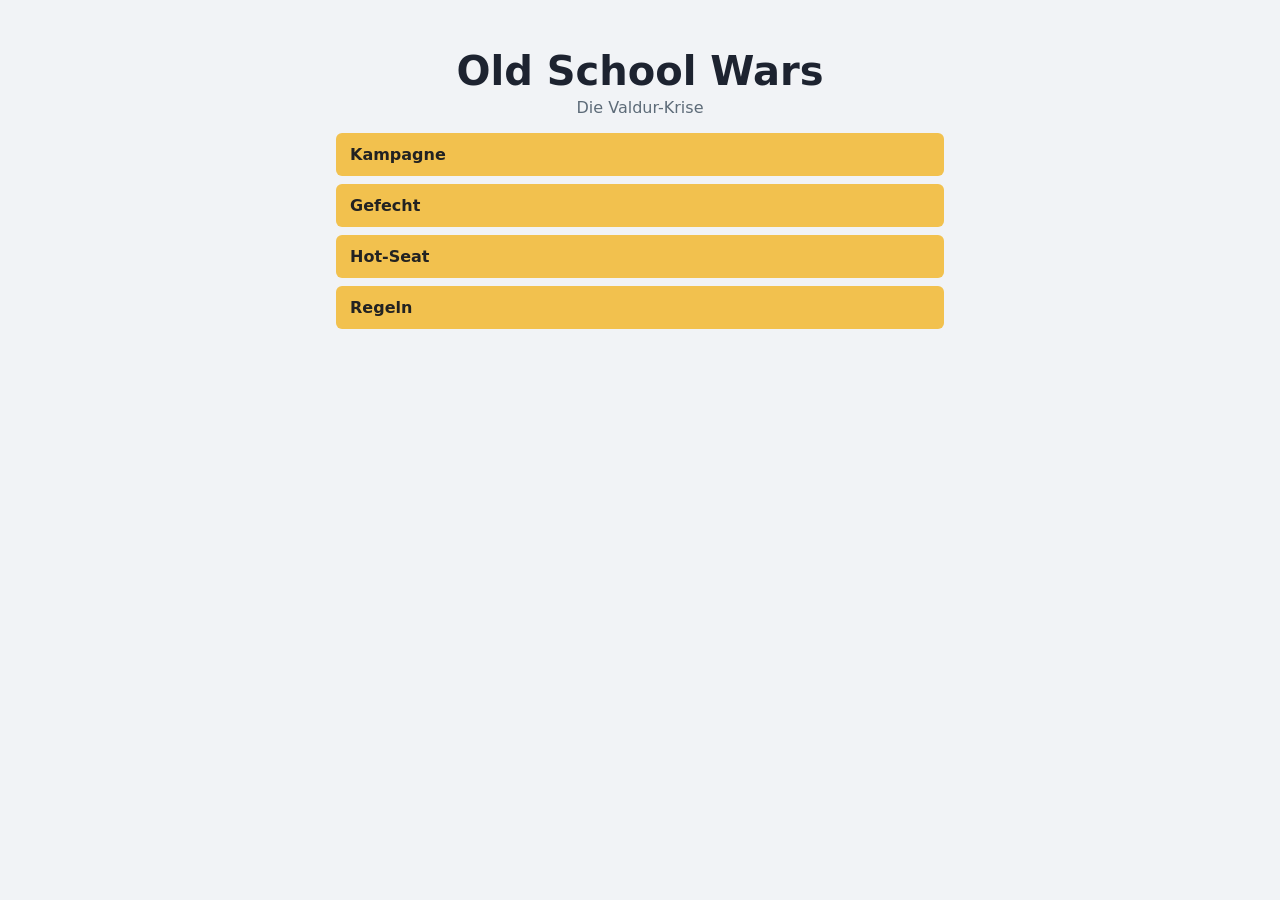
<file: game/index.html>
<!doctype html>
<html lang="de">
<head>
<meta charset="utf-8">
<meta name="viewport" content="width=device-width, initial-scale=1">
<title>Old School Wars</title>
<link rel="stylesheet" href="css/style.css">
</head>
<body>
<div id="app">
  <div id="boardWrap"><div id="board"></div></div>
  <aside id="side">
    <div id="hud">
      <div id="portrait"></div>
      <div class="meta"><div id="who"></div><div id="goal"></div><div id="co"></div><div id="charge"><i></i></div></div>
    </div>
    <div id="row"><button id="power">Kraft</button><button id="end" class="ghost">Zug beenden</button><button id="fast" class="ghost">Schnell: aus</button><button id="menuBtn" class="ghost">Menü</button></div>
    <div id="info"></div>
    <div id="menu"></div>
  </aside>
</div>
<div id="overlay"><div class="box"><h2 id="overlayText"></h2><div class="list"><button id="restart">Neue Partie</button><button id="toMenu" class="ghost">Menü</button></div></div></div>
<div id="screen"></div>
<script src="js/data.js"></script>
<script src="js/missions.js"></script>
<script src="js/rules.js"></script>
<script src="js/ai.js"></script>
<script src="js/icons.js"></script>
<script src="js/render.js"></script>
<script src="js/ui.js"></script>
<script src="js/menu.js"></script>
</body>
</html>
</file>
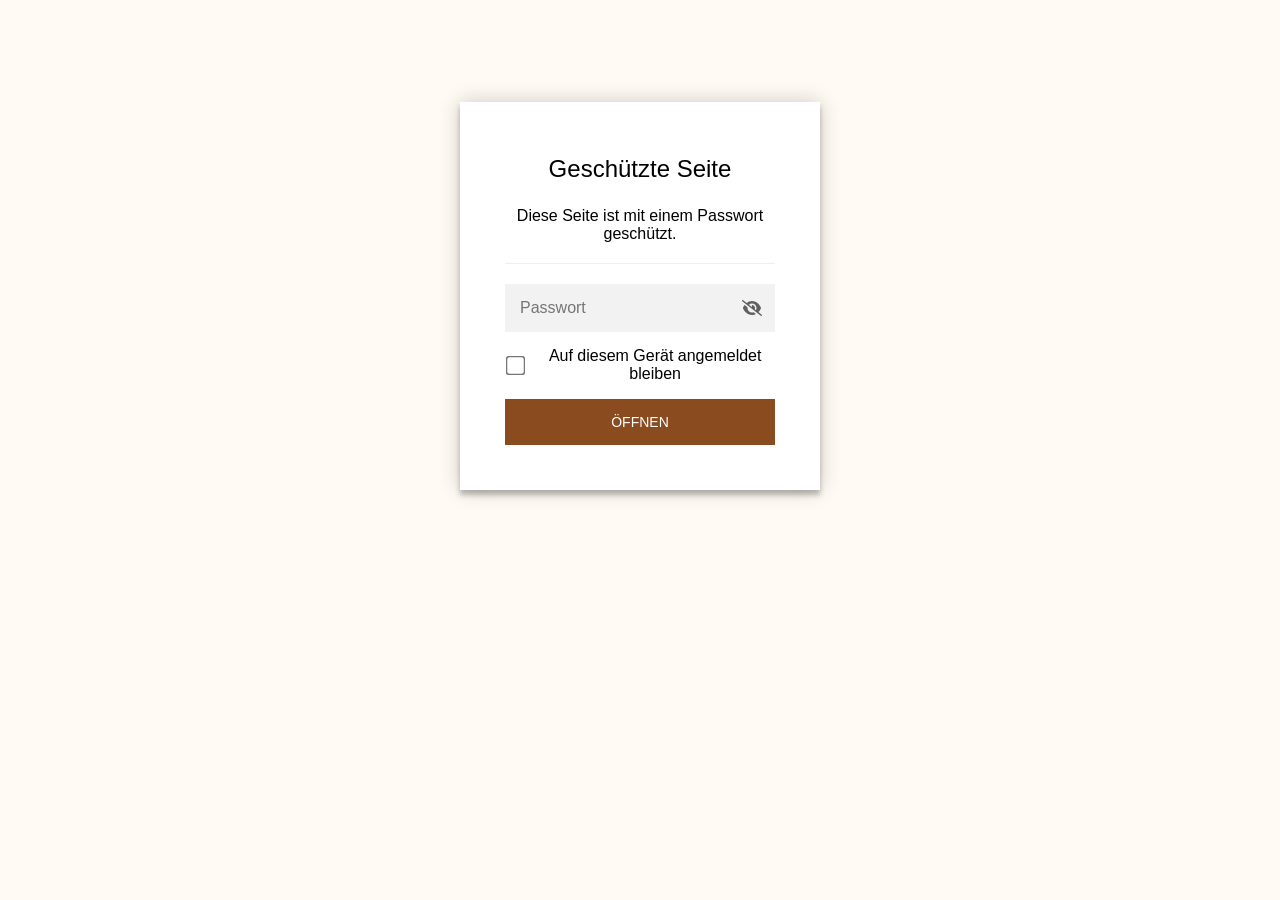
<file: datenschutz.html>
<!DOCTYPE html>
<html class="staticrypt-html">
    <head>
        <meta charset="utf-8" />
        <title>Geschützte Seite</title>
        <meta name="viewport" content="width=device-width, initial-scale=1" />

        <!-- do not cache this page -->
        <meta http-equiv="cache-control" content="max-age=0" />
        <meta http-equiv="cache-control" content="no-cache" />
        <meta http-equiv="expires" content="0" />
        <meta http-equiv="expires" content="Tue, 01 Jan 1980 1:00:00 GMT" />
        <meta http-equiv="pragma" content="no-cache" />

        <style>
            .staticrypt-hr {
                margin-top: 20px;
                margin-bottom: 20px;
                border: 0;
                border-top: 1px solid #eee;
            }

            .staticrypt-page {
                width: 360px;
                padding: 8% 0 0;
                margin: auto;
                box-sizing: border-box;
            }

            .staticrypt-form {
                position: relative;
                z-index: 1;
                background: #ffffff;
                max-width: 360px;
                margin: 0 auto 100px;
                padding: 45px;
                text-align: center;
                box-shadow: 0 0 20px 0 rgba(0, 0, 0, 0.2), 0 5px 5px 0 rgba(0, 0, 0, 0.24);
            }

            .staticrypt-form input[type="password"],
            input[type="text"] {
                background: inherit;
                border: 0;
                box-sizing: border-box; /* This ensures padding is included in the total width */
                font-size: 14px;
                outline: 0;
                padding: 15px 30px 15px 15px; /* Adjust the padding to ensure there is space for the icon */
                width: 100%;
            }

            .staticrypt-password-container {
                position: relative;
                outline: 0;
                background: #f2f2f2;
                width: 100%;
                border: 0;
                margin: 0 0 15px;
                box-sizing: border-box;
            }

            .staticrypt-toggle-password-visibility {
                cursor: pointer;
                height: 20px;
                opacity: 60%;
                padding: 13px;
                position: absolute;
                right: 0;
                top: 50%;
                transform: translateY(-50%);
                width: 20px;
            }

            .staticrypt-form .staticrypt-decrypt-button {
                text-transform: uppercase;
                outline: 0;
                background: #8a4b1f;
                width: 100%;
                border: 0;
                padding: 15px;
                color: #ffffff;
                font-size: 14px;
                cursor: pointer;
            }

            .staticrypt-form .staticrypt-decrypt-button:hover,
            .staticrypt-form .staticrypt-decrypt-button:active,
            .staticrypt-form .staticrypt-decrypt-button:focus {
                background: #8a4b1f;
                filter: brightness(92%);
            }

            .staticrypt-html {
                height: 100%;
            }

            .staticrypt-body {
                height: 100%;
                margin: 0;
            }

            .staticrypt-content {
                height: 100%;
                margin-bottom: 1em;
                background: #fffaf3;
                font-family: "Arial", sans-serif;
                -webkit-font-smoothing: antialiased;
                -moz-osx-font-smoothing: grayscale;
            }

            .staticrypt-instructions {
                margin-top: -1em;
                margin-bottom: 1em;
            }

            .staticrypt-title {
                font-size: 1.5em;
            }

            label.staticrypt-remember {
                display: flex;
                align-items: center;
                margin-bottom: 1em;
            }

            .staticrypt-remember input[type="checkbox"] {
                transform: scale(1.5);
                margin-right: 1em;
            }

            .hidden {
                display: none !important;
            }

            .staticrypt-spinner-container {
                height: 100%;
                display: flex;
                align-items: center;
                justify-content: center;
            }

            .staticrypt-spinner {
                display: inline-block;
                width: 2rem;
                height: 2rem;
                vertical-align: text-bottom;
                border: 0.25em solid gray;
                border-right-color: transparent;
                border-radius: 50%;
                -webkit-animation: spinner-border 0.75s linear infinite;
                animation: spinner-border 0.75s linear infinite;
                animation-duration: 0.75s;
                animation-timing-function: linear;
                animation-delay: 0s;
                animation-iteration-count: infinite;
                animation-direction: normal;
                animation-fill-mode: none;
                animation-play-state: running;
                animation-name: spinner-border;
            }

            @keyframes spinner-border {
                100% {
                    transform: rotate(360deg);
                }
            }

            @media screen and (-webkit-min-device-pixel-ratio: 0) {
                .staticrypt-form input[type="password"],
                input[type="text"] {
                    font-size: 16px;
                }
            }
        </style>
    </head>

    <body class="staticrypt-body">
        <div id="staticrypt_loading" class="staticrypt-spinner-container">
            <div class="staticrypt-spinner"></div>
        </div>

        <div id="staticrypt_content" class="staticrypt-content hidden">
            <div class="staticrypt-page">
                <div class="staticrypt-form">
                    <div class="staticrypt-instructions">
                        <p class="staticrypt-title">Geschützte Seite</p>
                        <p>Diese Seite ist mit einem Passwort geschützt.</p>
                    </div>

                    <hr class="staticrypt-hr" />

                    <form id="staticrypt-form" action="#" method="post">
                        <div class="staticrypt-password-container">
                            <input
                                id="staticrypt-password"
                                type="password"
                                name="password"
                                placeholder="Passwort"
                                autofocus
                            />

                            <img
                                class="staticrypt-toggle-password-visibility"
                                alt="Show password"
                                title="Show password"
                                src="[data-uri]"
                            />
                        </div>

                        <label id="staticrypt-remember-label" class="staticrypt-remember hidden">
                            <input id="staticrypt-remember" type="checkbox" name="remember" />
                            Auf diesem Gerät angemeldet bleiben
                        </label>

                        <input type="submit" class="staticrypt-decrypt-button" value="Öffnen" />
                    </form>
                </div>
            </div>
        </div>

        <script>
            // these variables will be filled when generating the file - the template format is 'variable_name'
            const staticryptInitiator = ((function(){
  const exports = {};
  const cryptoEngine = ((function(){
  const exports = {};
  const { subtle } = crypto;

const IV_BITS = 16 * 8;
const HEX_BITS = 4;
const ENCRYPTION_ALGO = "AES-CBC";

/**
 * Translates between utf8 encoded hexadecimal strings
 * and Uint8Array bytes.
 */
const HexEncoder = {
    /**
     * hex string -> bytes
     * @param {string} hexString
     * @returns {Uint8Array}
     */
    parse: function (hexString) {
        if (hexString.length % 2 !== 0) throw "Invalid hexString";
        const arrayBuffer = new Uint8Array(hexString.length / 2);

        for (let i = 0; i < hexString.length; i += 2) {
            const byteValue = parseInt(hexString.substring(i, i + 2), 16);
            if (isNaN(byteValue)) {
                throw "Invalid hexString";
            }
            arrayBuffer[i / 2] = byteValue;
        }
        return arrayBuffer;
    },

    /**
     * bytes -> hex string
     * @param {Uint8Array} bytes
     * @returns {string}
     */
    stringify: function (bytes) {
        const hexBytes = [];

        for (let i = 0; i < bytes.length; ++i) {
            let byteString = bytes[i].toString(16);
            if (byteString.length < 2) {
                byteString = "0" + byteString;
            }
            hexBytes.push(byteString);
        }
        return hexBytes.join("");
    },
};

/**
 * Translates between utf8 strings and Uint8Array bytes.
 */
const UTF8Encoder = {
    parse: function (str) {
        return new TextEncoder().encode(str);
    },

    stringify: function (bytes) {
        return new TextDecoder().decode(bytes);
    },
};

/**
 * Salt and encrypt a msg with a password.
 */
async function encrypt(msg, hashedPassword) {
    // Must be 16 bytes, unpredictable, and preferably cryptographically random. However, it need not be secret.
    // https://developer.mozilla.org/en-US/docs/Web/API/SubtleCrypto/encrypt#parameters
    const iv = crypto.getRandomValues(new Uint8Array(IV_BITS / 8));

    const key = await subtle.importKey("raw", HexEncoder.parse(hashedPassword), ENCRYPTION_ALGO, false, ["encrypt"]);

    const encrypted = await subtle.encrypt(
        {
            name: ENCRYPTION_ALGO,
            iv: iv,
        },
        key,
        UTF8Encoder.parse(msg)
    );

    // iv will be 32 hex characters, we prepend it to the ciphertext for use in decryption
    return HexEncoder.stringify(iv) + HexEncoder.stringify(new Uint8Array(encrypted));
}
exports.encrypt = encrypt;

/**
 * Decrypt a salted msg using a password.
 *
 * @param {string} encryptedMsg
 * @param {string} hashedPassword
 * @returns {Promise<string>}
 */
async function decrypt(encryptedMsg, hashedPassword) {
    const ivLength = IV_BITS / HEX_BITS;
    const iv = HexEncoder.parse(encryptedMsg.substring(0, ivLength));
    const encrypted = encryptedMsg.substring(ivLength);

    const key = await subtle.importKey("raw", HexEncoder.parse(hashedPassword), ENCRYPTION_ALGO, false, ["decrypt"]);

    const outBuffer = await subtle.decrypt(
        {
            name: ENCRYPTION_ALGO,
            iv: iv,
        },
        key,
        HexEncoder.parse(encrypted)
    );

    return UTF8Encoder.stringify(new Uint8Array(outBuffer));
}
exports.decrypt = decrypt;

/**
 * Salt and hash the password so it can be stored in localStorage without opening a password reuse vulnerability.
 *
 * @param {string} password
 * @param {string} salt
 * @returns {Promise<string>}
 */
async function hashPassword(password, salt) {
    // we hash the password in multiple steps, each adding more iterations. This is because we used to allow less
    // iterations, so for backward compatibility reasons, we need to support going from that to more iterations.
    let hashedPassword = await hashLegacyRound(password, salt);

    hashedPassword = await hashSecondRound(hashedPassword, salt);

    return hashThirdRound(hashedPassword, salt);
}
exports.hashPassword = hashPassword;

/**
 * This hashes the password with 1k iterations. This is a low number, we need this function to support backwards
 * compatibility.
 *
 * @param {string} password
 * @param {string} salt
 * @returns {Promise<string>}
 */
function hashLegacyRound(password, salt) {
    return pbkdf2(password, salt, 1000, "SHA-1");
}
exports.hashLegacyRound = hashLegacyRound;

/**
 * Add a second round of iterations. This is because we used to use 1k, so for backwards compatibility with
 * remember-me/autodecrypt links, we need to support going from that to more iterations.
 *
 * @param hashedPassword
 * @param salt
 * @returns {Promise<string>}
 */
function hashSecondRound(hashedPassword, salt) {
    return pbkdf2(hashedPassword, salt, 14000, "SHA-256");
}
exports.hashSecondRound = hashSecondRound;

/**
 * Add a third round of iterations to bring total number to 600k. This is because we used to use 1k, then 15k, so for
 * backwards compatibility with remember-me/autodecrypt links, we need to support going from that to more iterations.
 *
 * @param hashedPassword
 * @param salt
 * @returns {Promise<string>}
 */
function hashThirdRound(hashedPassword, salt) {
    return pbkdf2(hashedPassword, salt, 585000, "SHA-256");
}
exports.hashThirdRound = hashThirdRound;

/**
 * Salt and hash the password so it can be stored in localStorage without opening a password reuse vulnerability.
 *
 * @param {string} password
 * @param {string} salt
 * @param {int} iterations
 * @param {string} hashAlgorithm
 * @returns {Promise<string>}
 */
async function pbkdf2(password, salt, iterations, hashAlgorithm) {
    const key = await subtle.importKey("raw", UTF8Encoder.parse(password), "PBKDF2", false, ["deriveBits"]);

    const keyBytes = await subtle.deriveBits(
        {
            name: "PBKDF2",
            hash: hashAlgorithm,
            iterations,
            salt: UTF8Encoder.parse(salt),
        },
        key,
        256
    );

    return HexEncoder.stringify(new Uint8Array(keyBytes));
}

function generateRandomSalt() {
    const bytes = crypto.getRandomValues(new Uint8Array(128 / 8));

    return HexEncoder.stringify(new Uint8Array(bytes));
}
exports.generateRandomSalt = generateRandomSalt;

async function signMessage(hashedPassword, message) {
    const key = await subtle.importKey(
        "raw",
        HexEncoder.parse(hashedPassword),
        {
            name: "HMAC",
            hash: "SHA-256",
        },
        false,
        ["sign"]
    );
    const signature = await subtle.sign("HMAC", key, UTF8Encoder.parse(message));

    return HexEncoder.stringify(new Uint8Array(signature));
}
exports.signMessage = signMessage;

function getRandomAlphanum() {
    const possibleCharacters = "abcdefghijklmnopqrstuvwxyzABCDEFGHIJKLMNOPQRSTUVWXYZ0123456789";

    let byteArray;
    let parsedInt;

    // Keep generating new random bytes until we get a value that falls
    // within a range that can be evenly divided by possibleCharacters.length
    do {
        byteArray = crypto.getRandomValues(new Uint8Array(1));
        // extract the lowest byte to get an int from 0 to 255 (probably unnecessary, since we're only generating 1 byte)
        parsedInt = byteArray[0] & 0xff;
    } while (parsedInt >= 256 - (256 % possibleCharacters.length));

    // Take the modulo of the parsed integer to get a random number between 0 and totalLength - 1
    const randomIndex = parsedInt % possibleCharacters.length;

    return possibleCharacters[randomIndex];
}

/**
 * Generate a random string of a given length.
 *
 * @param {int} length
 * @returns {string}
 */
function generateRandomString(length) {
    let randomString = "";

    for (let i = 0; i < length; i++) {
        randomString += getRandomAlphanum();
    }

    return randomString;
}
exports.generateRandomString = generateRandomString;

  return exports;
})());
const codec = ((function(){
  const exports = {};
  /**
 * Initialize the codec with the provided cryptoEngine - this return functions to encode and decode messages.
 *
 * @param cryptoEngine - the engine to use for encryption / decryption
 */
function init(cryptoEngine) {
    const exports = {};

    /**
     * Top-level function for encoding a message.
     * Includes password hashing, encryption, and signing.
     *
     * @param {string} msg
     * @param {string} password
     * @param {string} salt
     *
     * @returns {string} The encoded text
     */
    async function encode(msg, password, salt) {
        const hashedPassword = await cryptoEngine.hashPassword(password, salt);

        const encrypted = await cryptoEngine.encrypt(msg, hashedPassword);

        // we use the hashed password in the HMAC because this is effectively what will be used a password (so we can store
        // it in localStorage safely, we don't use the clear text password)
        const hmac = await cryptoEngine.signMessage(hashedPassword, encrypted);

        return hmac + encrypted;
    }
    exports.encode = encode;

    /**
     * Encode using a password that has already been hashed. This is useful to encode multiple messages in a row, that way
     * we don't need to hash the password multiple times.
     *
     * @param {string} msg
     * @param {string} hashedPassword
     *
     * @returns {string} The encoded text
     */
    async function encodeWithHashedPassword(msg, hashedPassword) {
        const encrypted = await cryptoEngine.encrypt(msg, hashedPassword);

        // we use the hashed password in the HMAC because this is effectively what will be used a password (so we can store
        // it in localStorage safely, we don't use the clear text password)
        const hmac = await cryptoEngine.signMessage(hashedPassword, encrypted);

        return hmac + encrypted;
    }
    exports.encodeWithHashedPassword = encodeWithHashedPassword;

    /**
     * Top-level function for decoding a message.
     * Includes signature check and decryption.
     *
     * @param {string} signedMsg
     * @param {string} hashedPassword
     * @param {string} salt
     * @param {int} backwardCompatibleAttempt
     * @param {string} originalPassword
     *
     * @returns {Object} {success: true, decoded: string} | {success: false, message: string}
     */
    async function decode(signedMsg, hashedPassword, salt, backwardCompatibleAttempt = 0, originalPassword = "") {
        const encryptedHMAC = signedMsg.substring(0, 64);
        const encryptedMsg = signedMsg.substring(64);
        const decryptedHMAC = await cryptoEngine.signMessage(hashedPassword, encryptedMsg);

        if (decryptedHMAC !== encryptedHMAC) {
            // we have been raising the number of iterations in the hashing algorithm multiple times, so to support the old
            // remember-me/autodecrypt links we need to try bringing the old hashes up to speed.
            originalPassword = originalPassword || hashedPassword;
            if (backwardCompatibleAttempt === 0) {
                const updatedHashedPassword = await cryptoEngine.hashThirdRound(originalPassword, salt);

                return decode(signedMsg, updatedHashedPassword, salt, backwardCompatibleAttempt + 1, originalPassword);
            }
            if (backwardCompatibleAttempt === 1) {
                let updatedHashedPassword = await cryptoEngine.hashSecondRound(originalPassword, salt);
                updatedHashedPassword = await cryptoEngine.hashThirdRound(updatedHashedPassword, salt);

                return decode(signedMsg, updatedHashedPassword, salt, backwardCompatibleAttempt + 1, originalPassword);
            }

            return { success: false, message: "Signature mismatch" };
        }

        return {
            success: true,
            decoded: await cryptoEngine.decrypt(encryptedMsg, hashedPassword),
        };
    }
    exports.decode = decode;

    return exports;
}
exports.init = init;

  return exports;
})());
const decode = codec.init(cryptoEngine).decode;

/**
 * Initialize the staticrypt module, that exposes functions callbable by the password_template.
 *
 * @param {{
 *  staticryptEncryptedMsgUniqueVariableName: string,
 *  isRememberEnabled: boolean,
 *  rememberDurationInDays: number,
 *  staticryptSaltUniqueVariableName: string,
 * }} staticryptConfig - object of data that is stored on the password_template at encryption time.
 *
 * @param {{
 *  rememberExpirationKey: string,
 *  rememberPassphraseKey: string,
 *  replaceHtmlCallback: function,
 *  clearLocalStorageCallback: function,
 * }} templateConfig - object of data that can be configured by a custom password_template.
 */
function init(staticryptConfig, templateConfig) {
    const exports = {};

    /**
     * Decrypt our encrypted page, replace the whole HTML.
     *
     * @param {string} hashedPassword
     * @returns {Promise<boolean>}
     */
    async function decryptAndReplaceHtml(hashedPassword) {
        const { staticryptEncryptedMsgUniqueVariableName, staticryptSaltUniqueVariableName } = staticryptConfig;
        const { replaceHtmlCallback } = templateConfig;

        const result = await decode(
            staticryptEncryptedMsgUniqueVariableName,
            hashedPassword,
            staticryptSaltUniqueVariableName
        );
        if (!result.success) {
            return false;
        }
        const plainHTML = result.decoded;

        // if the user configured a callback call it, otherwise just replace the whole HTML
        if (typeof replaceHtmlCallback === "function") {
            replaceHtmlCallback(plainHTML);
        } else {
            document.write(plainHTML);
            document.close();
        }

        return true;
    }

    /**
     * Attempt to decrypt the page and replace the whole HTML.
     *
     * @param {string} password
     * @param {boolean} isRememberChecked
     *
     * @returns {Promise<{isSuccessful: boolean, hashedPassword?: string}>} - we return an object, so that if we want to
     *   expose more information in the future we can do it without breaking the password_template
     */
    async function handleDecryptionOfPage(password, isRememberChecked) {
        const { staticryptSaltUniqueVariableName } = staticryptConfig;

        // decrypt and replace the whole page
        const hashedPassword = await cryptoEngine.hashPassword(password, staticryptSaltUniqueVariableName);
        return handleDecryptionOfPageFromHash(hashedPassword, isRememberChecked);
    }
    exports.handleDecryptionOfPage = handleDecryptionOfPage;

    async function handleDecryptionOfPageFromHash(hashedPassword, isRememberChecked) {
        const { isRememberEnabled, rememberDurationInDays } = staticryptConfig;
        const { rememberExpirationKey, rememberPassphraseKey } = templateConfig;

        const isDecryptionSuccessful = await decryptAndReplaceHtml(hashedPassword);

        if (!isDecryptionSuccessful) {
            return {
                isSuccessful: false,
                hashedPassword,
            };
        }

        // remember the hashedPassword and set its expiration if necessary
        if (isRememberEnabled && isRememberChecked) {
            window.localStorage.setItem(rememberPassphraseKey, hashedPassword);

            // set the expiration if the duration isn't 0 (meaning no expiration)
            if (rememberDurationInDays > 0) {
                window.localStorage.setItem(
                    rememberExpirationKey,
                    (new Date().getTime() + rememberDurationInDays * 24 * 60 * 60 * 1000).toString()
                );
            }
        }

        return {
            isSuccessful: true,
            hashedPassword,
        };
    }
    exports.handleDecryptionOfPageFromHash = handleDecryptionOfPageFromHash;

    /**
     * Clear localstorage from staticrypt related values
     */
    function clearLocalStorage() {
        const { clearLocalStorageCallback, rememberExpirationKey, rememberPassphraseKey } = templateConfig;

        if (typeof clearLocalStorageCallback === "function") {
            clearLocalStorageCallback();
        } else {
            localStorage.removeItem(rememberPassphraseKey);
            localStorage.removeItem(rememberExpirationKey);
        }
    }

    async function handleDecryptOnLoad() {
        let isSuccessful = await decryptOnLoadFromUrl();

        if (!isSuccessful) {
            isSuccessful = await decryptOnLoadFromRememberMe();
        }

        return { isSuccessful };
    }
    exports.handleDecryptOnLoad = handleDecryptOnLoad;

    /**
     * Clear storage if we are logging out
     *
     * @returns {boolean} - whether we logged out
     */
    function logoutIfNeeded() {
        const logoutKey = "staticrypt_logout";

        // handle logout through query param
        const queryParams = new URLSearchParams(window.location.search);
        if (queryParams.has(logoutKey)) {
            clearLocalStorage();
            return true;
        }

        // handle logout through URL fragment
        const hash = window.location.hash.substring(1);
        if (hash.includes(logoutKey)) {
            clearLocalStorage();
            return true;
        }

        return false;
    }

    /**
     * To be called on load: check if we want to try to decrypt and replace the HTML with the decrypted content, and
     * try to do it if needed.
     *
     * @returns {Promise<boolean>} true if we derypted and replaced the whole page, false otherwise
     */
    async function decryptOnLoadFromRememberMe() {
        const { rememberDurationInDays } = staticryptConfig;
        const { rememberExpirationKey, rememberPassphraseKey } = templateConfig;

        // if we are login out, terminate
        if (logoutIfNeeded()) {
            return false;
        }

        // if there is expiration configured, check if we're not beyond the expiration
        if (rememberDurationInDays && rememberDurationInDays > 0) {
            const expiration = localStorage.getItem(rememberExpirationKey),
                isExpired = expiration && new Date().getTime() > parseInt(expiration);

            if (isExpired) {
                clearLocalStorage();
                return false;
            }
        }

        const hashedPassword = localStorage.getItem(rememberPassphraseKey);

        if (hashedPassword) {
            // try to decrypt
            const isDecryptionSuccessful = await decryptAndReplaceHtml(hashedPassword);

            // if the decryption is unsuccessful the password might be wrong - silently clear the saved data and let
            // the user fill the password form again
            if (!isDecryptionSuccessful) {
                clearLocalStorage();
                return false;
            }

            return true;
        }

        return false;
    }

    async function decryptOnLoadFromUrl() {
        const passwordKey = "staticrypt_pwd";
        const rememberMeKey = "remember_me";

        // try to get the password from the query param (for backward compatibility - we now want to avoid this method,
        // since it sends the hashed password to the server which isn't needed)
        const queryParams = new URLSearchParams(window.location.search);
        const hashedPasswordQuery = queryParams.get(passwordKey);
        const rememberMeQuery = queryParams.get(rememberMeKey);

        const urlFragment = window.location.hash.substring(1);
        // get the password from the url fragment
        const hashedPasswordRegexMatch = urlFragment.match(new RegExp(passwordKey + "=([^&]*)"));
        const hashedPasswordFragment = hashedPasswordRegexMatch ? hashedPasswordRegexMatch[1] : null;
        const rememberMeFragment = urlFragment.includes(rememberMeKey);

        const hashedPassword = hashedPasswordFragment || hashedPasswordQuery;
        const rememberMe = rememberMeFragment || rememberMeQuery;

        if (hashedPassword) {
            return handleDecryptionOfPageFromHash(hashedPassword, rememberMe);
        }

        return false;
    }

    return exports;
}
exports.init = init;

  return exports;
})());
            const templateError = "Falsches Passwort",
                templateToggleAltShow = "Show password",
                templateToggleAltHide = "Hide password",
                isRememberEnabled = true,
                staticryptConfig = {"staticryptEncryptedMsgUniqueVariableName":"[base64]","isRememberEnabled":true,"rememberDurationInDays":30,"staticryptSaltUniqueVariableName":"6c68aaf7e4cd786eb8b55f18b19da96d"};

            // you can edit these values to customize some of the behavior of StatiCrypt
            const templateConfig = {
                rememberExpirationKey: "staticrypt_expiration",
                rememberPassphraseKey: "staticrypt_passphrase",
                replaceHtmlCallback: null,
                clearLocalStorageCallback: null,
            };

            // init the staticrypt engine
            const staticrypt = staticryptInitiator.init(staticryptConfig, templateConfig);

            // try to automatically decrypt on load if there is a saved password
            window.onload = async function () {
                const { isSuccessful } = await staticrypt.handleDecryptOnLoad();

                // if we didn't decrypt anything on load, show the password prompt. Otherwise the content has already been
                // replaced, no need to do anything
                if (!isSuccessful) {
                    // hide loading screen
                    document.getElementById("staticrypt_loading").classList.add("hidden");
                    document.getElementById("staticrypt_content").classList.remove("hidden");
                    document.getElementById("staticrypt-password").focus();

                    // show the remember me checkbox
                    if (isRememberEnabled) {
                        document.getElementById("staticrypt-remember-label").classList.remove("hidden");
                    }
                }
            };

            // toggle password visibility
            const toggleIcon = document.querySelector(".staticrypt-toggle-password-visibility");
            // these two icons are coming from FontAwesome
            const imgSrcEyeClosed =
                "[data-uri]";
            const imgSrcEyeOpened =
                "[data-uri]";
            toggleIcon.addEventListener("click", function () {
                const passwordInput = document.getElementById("staticrypt-password");
                if (passwordInput.type === "password") {
                    passwordInput.type = "text";
                    toggleIcon.src = imgSrcEyeOpened;
                    toggleIcon.alt = templateToggleAltHide;
                    toggleIcon.title = templateToggleAltHide;
                } else {
                    passwordInput.type = "password";
                    toggleIcon.src = imgSrcEyeClosed;
                    toggleIcon.alt = templateToggleAltShow;
                    toggleIcon.title = templateToggleAltShow;
                }
            });

            // handle password form submission
            document.getElementById("staticrypt-form").addEventListener("submit", async function (e) {
                e.preventDefault();

                const password = document.getElementById("staticrypt-password").value,
                    isRememberChecked = document.getElementById("staticrypt-remember").checked;

                const { isSuccessful } = await staticrypt.handleDecryptionOfPage(password, isRememberChecked);

                if (!isSuccessful) {
                    alert(templateError);
                }
            });
        </script>
    </body>
</html>
</file>
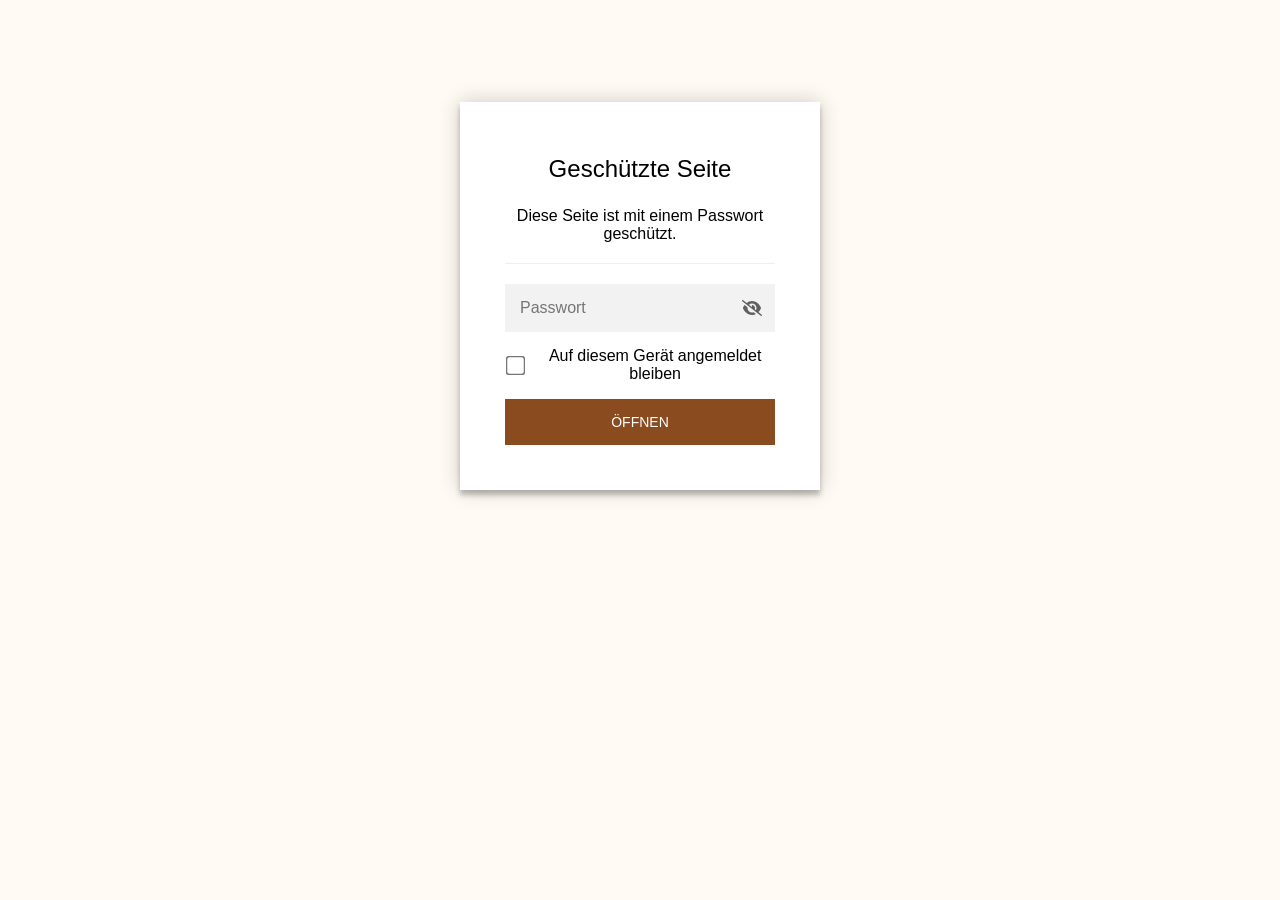
<file: impressum.html>
<!DOCTYPE html>
<html class="staticrypt-html">
    <head>
        <meta charset="utf-8" />
        <title>Geschützte Seite</title>
        <meta name="viewport" content="width=device-width, initial-scale=1" />

        <!-- do not cache this page -->
        <meta http-equiv="cache-control" content="max-age=0" />
        <meta http-equiv="cache-control" content="no-cache" />
        <meta http-equiv="expires" content="0" />
        <meta http-equiv="expires" content="Tue, 01 Jan 1980 1:00:00 GMT" />
        <meta http-equiv="pragma" content="no-cache" />

        <style>
            .staticrypt-hr {
                margin-top: 20px;
                margin-bottom: 20px;
                border: 0;
                border-top: 1px solid #eee;
            }

            .staticrypt-page {
                width: 360px;
                padding: 8% 0 0;
                margin: auto;
                box-sizing: border-box;
            }

            .staticrypt-form {
                position: relative;
                z-index: 1;
                background: #ffffff;
                max-width: 360px;
                margin: 0 auto 100px;
                padding: 45px;
                text-align: center;
                box-shadow: 0 0 20px 0 rgba(0, 0, 0, 0.2), 0 5px 5px 0 rgba(0, 0, 0, 0.24);
            }

            .staticrypt-form input[type="password"],
            input[type="text"] {
                background: inherit;
                border: 0;
                box-sizing: border-box; /* This ensures padding is included in the total width */
                font-size: 14px;
                outline: 0;
                padding: 15px 30px 15px 15px; /* Adjust the padding to ensure there is space for the icon */
                width: 100%;
            }

            .staticrypt-password-container {
                position: relative;
                outline: 0;
                background: #f2f2f2;
                width: 100%;
                border: 0;
                margin: 0 0 15px;
                box-sizing: border-box;
            }

            .staticrypt-toggle-password-visibility {
                cursor: pointer;
                height: 20px;
                opacity: 60%;
                padding: 13px;
                position: absolute;
                right: 0;
                top: 50%;
                transform: translateY(-50%);
                width: 20px;
            }

            .staticrypt-form .staticrypt-decrypt-button {
                text-transform: uppercase;
                outline: 0;
                background: #8a4b1f;
                width: 100%;
                border: 0;
                padding: 15px;
                color: #ffffff;
                font-size: 14px;
                cursor: pointer;
            }

            .staticrypt-form .staticrypt-decrypt-button:hover,
            .staticrypt-form .staticrypt-decrypt-button:active,
            .staticrypt-form .staticrypt-decrypt-button:focus {
                background: #8a4b1f;
                filter: brightness(92%);
            }

            .staticrypt-html {
                height: 100%;
            }

            .staticrypt-body {
                height: 100%;
                margin: 0;
            }

            .staticrypt-content {
                height: 100%;
                margin-bottom: 1em;
                background: #fffaf3;
                font-family: "Arial", sans-serif;
                -webkit-font-smoothing: antialiased;
                -moz-osx-font-smoothing: grayscale;
            }

            .staticrypt-instructions {
                margin-top: -1em;
                margin-bottom: 1em;
            }

            .staticrypt-title {
                font-size: 1.5em;
            }

            label.staticrypt-remember {
                display: flex;
                align-items: center;
                margin-bottom: 1em;
            }

            .staticrypt-remember input[type="checkbox"] {
                transform: scale(1.5);
                margin-right: 1em;
            }

            .hidden {
                display: none !important;
            }

            .staticrypt-spinner-container {
                height: 100%;
                display: flex;
                align-items: center;
                justify-content: center;
            }

            .staticrypt-spinner {
                display: inline-block;
                width: 2rem;
                height: 2rem;
                vertical-align: text-bottom;
                border: 0.25em solid gray;
                border-right-color: transparent;
                border-radius: 50%;
                -webkit-animation: spinner-border 0.75s linear infinite;
                animation: spinner-border 0.75s linear infinite;
                animation-duration: 0.75s;
                animation-timing-function: linear;
                animation-delay: 0s;
                animation-iteration-count: infinite;
                animation-direction: normal;
                animation-fill-mode: none;
                animation-play-state: running;
                animation-name: spinner-border;
            }

            @keyframes spinner-border {
                100% {
                    transform: rotate(360deg);
                }
            }

            @media screen and (-webkit-min-device-pixel-ratio: 0) {
                .staticrypt-form input[type="password"],
                input[type="text"] {
                    font-size: 16px;
                }
            }
        </style>
    </head>

    <body class="staticrypt-body">
        <div id="staticrypt_loading" class="staticrypt-spinner-container">
            <div class="staticrypt-spinner"></div>
        </div>

        <div id="staticrypt_content" class="staticrypt-content hidden">
            <div class="staticrypt-page">
                <div class="staticrypt-form">
                    <div class="staticrypt-instructions">
                        <p class="staticrypt-title">Geschützte Seite</p>
                        <p>Diese Seite ist mit einem Passwort geschützt.</p>
                    </div>

                    <hr class="staticrypt-hr" />

                    <form id="staticrypt-form" action="#" method="post">
                        <div class="staticrypt-password-container">
                            <input
                                id="staticrypt-password"
                                type="password"
                                name="password"
                                placeholder="Passwort"
                                autofocus
                            />

                            <img
                                class="staticrypt-toggle-password-visibility"
                                alt="Show password"
                                title="Show password"
                                src="[data-uri]"
                            />
                        </div>

                        <label id="staticrypt-remember-label" class="staticrypt-remember hidden">
                            <input id="staticrypt-remember" type="checkbox" name="remember" />
                            Auf diesem Gerät angemeldet bleiben
                        </label>

                        <input type="submit" class="staticrypt-decrypt-button" value="Öffnen" />
                    </form>
                </div>
            </div>
        </div>

        <script>
            // these variables will be filled when generating the file - the template format is 'variable_name'
            const staticryptInitiator = ((function(){
  const exports = {};
  const cryptoEngine = ((function(){
  const exports = {};
  const { subtle } = crypto;

const IV_BITS = 16 * 8;
const HEX_BITS = 4;
const ENCRYPTION_ALGO = "AES-CBC";

/**
 * Translates between utf8 encoded hexadecimal strings
 * and Uint8Array bytes.
 */
const HexEncoder = {
    /**
     * hex string -> bytes
     * @param {string} hexString
     * @returns {Uint8Array}
     */
    parse: function (hexString) {
        if (hexString.length % 2 !== 0) throw "Invalid hexString";
        const arrayBuffer = new Uint8Array(hexString.length / 2);

        for (let i = 0; i < hexString.length; i += 2) {
            const byteValue = parseInt(hexString.substring(i, i + 2), 16);
            if (isNaN(byteValue)) {
                throw "Invalid hexString";
            }
            arrayBuffer[i / 2] = byteValue;
        }
        return arrayBuffer;
    },

    /**
     * bytes -> hex string
     * @param {Uint8Array} bytes
     * @returns {string}
     */
    stringify: function (bytes) {
        const hexBytes = [];

        for (let i = 0; i < bytes.length; ++i) {
            let byteString = bytes[i].toString(16);
            if (byteString.length < 2) {
                byteString = "0" + byteString;
            }
            hexBytes.push(byteString);
        }
        return hexBytes.join("");
    },
};

/**
 * Translates between utf8 strings and Uint8Array bytes.
 */
const UTF8Encoder = {
    parse: function (str) {
        return new TextEncoder().encode(str);
    },

    stringify: function (bytes) {
        return new TextDecoder().decode(bytes);
    },
};

/**
 * Salt and encrypt a msg with a password.
 */
async function encrypt(msg, hashedPassword) {
    // Must be 16 bytes, unpredictable, and preferably cryptographically random. However, it need not be secret.
    // https://developer.mozilla.org/en-US/docs/Web/API/SubtleCrypto/encrypt#parameters
    const iv = crypto.getRandomValues(new Uint8Array(IV_BITS / 8));

    const key = await subtle.importKey("raw", HexEncoder.parse(hashedPassword), ENCRYPTION_ALGO, false, ["encrypt"]);

    const encrypted = await subtle.encrypt(
        {
            name: ENCRYPTION_ALGO,
            iv: iv,
        },
        key,
        UTF8Encoder.parse(msg)
    );

    // iv will be 32 hex characters, we prepend it to the ciphertext for use in decryption
    return HexEncoder.stringify(iv) + HexEncoder.stringify(new Uint8Array(encrypted));
}
exports.encrypt = encrypt;

/**
 * Decrypt a salted msg using a password.
 *
 * @param {string} encryptedMsg
 * @param {string} hashedPassword
 * @returns {Promise<string>}
 */
async function decrypt(encryptedMsg, hashedPassword) {
    const ivLength = IV_BITS / HEX_BITS;
    const iv = HexEncoder.parse(encryptedMsg.substring(0, ivLength));
    const encrypted = encryptedMsg.substring(ivLength);

    const key = await subtle.importKey("raw", HexEncoder.parse(hashedPassword), ENCRYPTION_ALGO, false, ["decrypt"]);

    const outBuffer = await subtle.decrypt(
        {
            name: ENCRYPTION_ALGO,
            iv: iv,
        },
        key,
        HexEncoder.parse(encrypted)
    );

    return UTF8Encoder.stringify(new Uint8Array(outBuffer));
}
exports.decrypt = decrypt;

/**
 * Salt and hash the password so it can be stored in localStorage without opening a password reuse vulnerability.
 *
 * @param {string} password
 * @param {string} salt
 * @returns {Promise<string>}
 */
async function hashPassword(password, salt) {
    // we hash the password in multiple steps, each adding more iterations. This is because we used to allow less
    // iterations, so for backward compatibility reasons, we need to support going from that to more iterations.
    let hashedPassword = await hashLegacyRound(password, salt);

    hashedPassword = await hashSecondRound(hashedPassword, salt);

    return hashThirdRound(hashedPassword, salt);
}
exports.hashPassword = hashPassword;

/**
 * This hashes the password with 1k iterations. This is a low number, we need this function to support backwards
 * compatibility.
 *
 * @param {string} password
 * @param {string} salt
 * @returns {Promise<string>}
 */
function hashLegacyRound(password, salt) {
    return pbkdf2(password, salt, 1000, "SHA-1");
}
exports.hashLegacyRound = hashLegacyRound;

/**
 * Add a second round of iterations. This is because we used to use 1k, so for backwards compatibility with
 * remember-me/autodecrypt links, we need to support going from that to more iterations.
 *
 * @param hashedPassword
 * @param salt
 * @returns {Promise<string>}
 */
function hashSecondRound(hashedPassword, salt) {
    return pbkdf2(hashedPassword, salt, 14000, "SHA-256");
}
exports.hashSecondRound = hashSecondRound;

/**
 * Add a third round of iterations to bring total number to 600k. This is because we used to use 1k, then 15k, so for
 * backwards compatibility with remember-me/autodecrypt links, we need to support going from that to more iterations.
 *
 * @param hashedPassword
 * @param salt
 * @returns {Promise<string>}
 */
function hashThirdRound(hashedPassword, salt) {
    return pbkdf2(hashedPassword, salt, 585000, "SHA-256");
}
exports.hashThirdRound = hashThirdRound;

/**
 * Salt and hash the password so it can be stored in localStorage without opening a password reuse vulnerability.
 *
 * @param {string} password
 * @param {string} salt
 * @param {int} iterations
 * @param {string} hashAlgorithm
 * @returns {Promise<string>}
 */
async function pbkdf2(password, salt, iterations, hashAlgorithm) {
    const key = await subtle.importKey("raw", UTF8Encoder.parse(password), "PBKDF2", false, ["deriveBits"]);

    const keyBytes = await subtle.deriveBits(
        {
            name: "PBKDF2",
            hash: hashAlgorithm,
            iterations,
            salt: UTF8Encoder.parse(salt),
        },
        key,
        256
    );

    return HexEncoder.stringify(new Uint8Array(keyBytes));
}

function generateRandomSalt() {
    const bytes = crypto.getRandomValues(new Uint8Array(128 / 8));

    return HexEncoder.stringify(new Uint8Array(bytes));
}
exports.generateRandomSalt = generateRandomSalt;

async function signMessage(hashedPassword, message) {
    const key = await subtle.importKey(
        "raw",
        HexEncoder.parse(hashedPassword),
        {
            name: "HMAC",
            hash: "SHA-256",
        },
        false,
        ["sign"]
    );
    const signature = await subtle.sign("HMAC", key, UTF8Encoder.parse(message));

    return HexEncoder.stringify(new Uint8Array(signature));
}
exports.signMessage = signMessage;

function getRandomAlphanum() {
    const possibleCharacters = "abcdefghijklmnopqrstuvwxyzABCDEFGHIJKLMNOPQRSTUVWXYZ0123456789";

    let byteArray;
    let parsedInt;

    // Keep generating new random bytes until we get a value that falls
    // within a range that can be evenly divided by possibleCharacters.length
    do {
        byteArray = crypto.getRandomValues(new Uint8Array(1));
        // extract the lowest byte to get an int from 0 to 255 (probably unnecessary, since we're only generating 1 byte)
        parsedInt = byteArray[0] & 0xff;
    } while (parsedInt >= 256 - (256 % possibleCharacters.length));

    // Take the modulo of the parsed integer to get a random number between 0 and totalLength - 1
    const randomIndex = parsedInt % possibleCharacters.length;

    return possibleCharacters[randomIndex];
}

/**
 * Generate a random string of a given length.
 *
 * @param {int} length
 * @returns {string}
 */
function generateRandomString(length) {
    let randomString = "";

    for (let i = 0; i < length; i++) {
        randomString += getRandomAlphanum();
    }

    return randomString;
}
exports.generateRandomString = generateRandomString;

  return exports;
})());
const codec = ((function(){
  const exports = {};
  /**
 * Initialize the codec with the provided cryptoEngine - this return functions to encode and decode messages.
 *
 * @param cryptoEngine - the engine to use for encryption / decryption
 */
function init(cryptoEngine) {
    const exports = {};

    /**
     * Top-level function for encoding a message.
     * Includes password hashing, encryption, and signing.
     *
     * @param {string} msg
     * @param {string} password
     * @param {string} salt
     *
     * @returns {string} The encoded text
     */
    async function encode(msg, password, salt) {
        const hashedPassword = await cryptoEngine.hashPassword(password, salt);

        const encrypted = await cryptoEngine.encrypt(msg, hashedPassword);

        // we use the hashed password in the HMAC because this is effectively what will be used a password (so we can store
        // it in localStorage safely, we don't use the clear text password)
        const hmac = await cryptoEngine.signMessage(hashedPassword, encrypted);

        return hmac + encrypted;
    }
    exports.encode = encode;

    /**
     * Encode using a password that has already been hashed. This is useful to encode multiple messages in a row, that way
     * we don't need to hash the password multiple times.
     *
     * @param {string} msg
     * @param {string} hashedPassword
     *
     * @returns {string} The encoded text
     */
    async function encodeWithHashedPassword(msg, hashedPassword) {
        const encrypted = await cryptoEngine.encrypt(msg, hashedPassword);

        // we use the hashed password in the HMAC because this is effectively what will be used a password (so we can store
        // it in localStorage safely, we don't use the clear text password)
        const hmac = await cryptoEngine.signMessage(hashedPassword, encrypted);

        return hmac + encrypted;
    }
    exports.encodeWithHashedPassword = encodeWithHashedPassword;

    /**
     * Top-level function for decoding a message.
     * Includes signature check and decryption.
     *
     * @param {string} signedMsg
     * @param {string} hashedPassword
     * @param {string} salt
     * @param {int} backwardCompatibleAttempt
     * @param {string} originalPassword
     *
     * @returns {Object} {success: true, decoded: string} | {success: false, message: string}
     */
    async function decode(signedMsg, hashedPassword, salt, backwardCompatibleAttempt = 0, originalPassword = "") {
        const encryptedHMAC = signedMsg.substring(0, 64);
        const encryptedMsg = signedMsg.substring(64);
        const decryptedHMAC = await cryptoEngine.signMessage(hashedPassword, encryptedMsg);

        if (decryptedHMAC !== encryptedHMAC) {
            // we have been raising the number of iterations in the hashing algorithm multiple times, so to support the old
            // remember-me/autodecrypt links we need to try bringing the old hashes up to speed.
            originalPassword = originalPassword || hashedPassword;
            if (backwardCompatibleAttempt === 0) {
                const updatedHashedPassword = await cryptoEngine.hashThirdRound(originalPassword, salt);

                return decode(signedMsg, updatedHashedPassword, salt, backwardCompatibleAttempt + 1, originalPassword);
            }
            if (backwardCompatibleAttempt === 1) {
                let updatedHashedPassword = await cryptoEngine.hashSecondRound(originalPassword, salt);
                updatedHashedPassword = await cryptoEngine.hashThirdRound(updatedHashedPassword, salt);

                return decode(signedMsg, updatedHashedPassword, salt, backwardCompatibleAttempt + 1, originalPassword);
            }

            return { success: false, message: "Signature mismatch" };
        }

        return {
            success: true,
            decoded: await cryptoEngine.decrypt(encryptedMsg, hashedPassword),
        };
    }
    exports.decode = decode;

    return exports;
}
exports.init = init;

  return exports;
})());
const decode = codec.init(cryptoEngine).decode;

/**
 * Initialize the staticrypt module, that exposes functions callbable by the password_template.
 *
 * @param {{
 *  staticryptEncryptedMsgUniqueVariableName: string,
 *  isRememberEnabled: boolean,
 *  rememberDurationInDays: number,
 *  staticryptSaltUniqueVariableName: string,
 * }} staticryptConfig - object of data that is stored on the password_template at encryption time.
 *
 * @param {{
 *  rememberExpirationKey: string,
 *  rememberPassphraseKey: string,
 *  replaceHtmlCallback: function,
 *  clearLocalStorageCallback: function,
 * }} templateConfig - object of data that can be configured by a custom password_template.
 */
function init(staticryptConfig, templateConfig) {
    const exports = {};

    /**
     * Decrypt our encrypted page, replace the whole HTML.
     *
     * @param {string} hashedPassword
     * @returns {Promise<boolean>}
     */
    async function decryptAndReplaceHtml(hashedPassword) {
        const { staticryptEncryptedMsgUniqueVariableName, staticryptSaltUniqueVariableName } = staticryptConfig;
        const { replaceHtmlCallback } = templateConfig;

        const result = await decode(
            staticryptEncryptedMsgUniqueVariableName,
            hashedPassword,
            staticryptSaltUniqueVariableName
        );
        if (!result.success) {
            return false;
        }
        const plainHTML = result.decoded;

        // if the user configured a callback call it, otherwise just replace the whole HTML
        if (typeof replaceHtmlCallback === "function") {
            replaceHtmlCallback(plainHTML);
        } else {
            document.write(plainHTML);
            document.close();
        }

        return true;
    }

    /**
     * Attempt to decrypt the page and replace the whole HTML.
     *
     * @param {string} password
     * @param {boolean} isRememberChecked
     *
     * @returns {Promise<{isSuccessful: boolean, hashedPassword?: string}>} - we return an object, so that if we want to
     *   expose more information in the future we can do it without breaking the password_template
     */
    async function handleDecryptionOfPage(password, isRememberChecked) {
        const { staticryptSaltUniqueVariableName } = staticryptConfig;

        // decrypt and replace the whole page
        const hashedPassword = await cryptoEngine.hashPassword(password, staticryptSaltUniqueVariableName);
        return handleDecryptionOfPageFromHash(hashedPassword, isRememberChecked);
    }
    exports.handleDecryptionOfPage = handleDecryptionOfPage;

    async function handleDecryptionOfPageFromHash(hashedPassword, isRememberChecked) {
        const { isRememberEnabled, rememberDurationInDays } = staticryptConfig;
        const { rememberExpirationKey, rememberPassphraseKey } = templateConfig;

        const isDecryptionSuccessful = await decryptAndReplaceHtml(hashedPassword);

        if (!isDecryptionSuccessful) {
            return {
                isSuccessful: false,
                hashedPassword,
            };
        }

        // remember the hashedPassword and set its expiration if necessary
        if (isRememberEnabled && isRememberChecked) {
            window.localStorage.setItem(rememberPassphraseKey, hashedPassword);

            // set the expiration if the duration isn't 0 (meaning no expiration)
            if (rememberDurationInDays > 0) {
                window.localStorage.setItem(
                    rememberExpirationKey,
                    (new Date().getTime() + rememberDurationInDays * 24 * 60 * 60 * 1000).toString()
                );
            }
        }

        return {
            isSuccessful: true,
            hashedPassword,
        };
    }
    exports.handleDecryptionOfPageFromHash = handleDecryptionOfPageFromHash;

    /**
     * Clear localstorage from staticrypt related values
     */
    function clearLocalStorage() {
        const { clearLocalStorageCallback, rememberExpirationKey, rememberPassphraseKey } = templateConfig;

        if (typeof clearLocalStorageCallback === "function") {
            clearLocalStorageCallback();
        } else {
            localStorage.removeItem(rememberPassphraseKey);
            localStorage.removeItem(rememberExpirationKey);
        }
    }

    async function handleDecryptOnLoad() {
        let isSuccessful = await decryptOnLoadFromUrl();

        if (!isSuccessful) {
            isSuccessful = await decryptOnLoadFromRememberMe();
        }

        return { isSuccessful };
    }
    exports.handleDecryptOnLoad = handleDecryptOnLoad;

    /**
     * Clear storage if we are logging out
     *
     * @returns {boolean} - whether we logged out
     */
    function logoutIfNeeded() {
        const logoutKey = "staticrypt_logout";

        // handle logout through query param
        const queryParams = new URLSearchParams(window.location.search);
        if (queryParams.has(logoutKey)) {
            clearLocalStorage();
            return true;
        }

        // handle logout through URL fragment
        const hash = window.location.hash.substring(1);
        if (hash.includes(logoutKey)) {
            clearLocalStorage();
            return true;
        }

        return false;
    }

    /**
     * To be called on load: check if we want to try to decrypt and replace the HTML with the decrypted content, and
     * try to do it if needed.
     *
     * @returns {Promise<boolean>} true if we derypted and replaced the whole page, false otherwise
     */
    async function decryptOnLoadFromRememberMe() {
        const { rememberDurationInDays } = staticryptConfig;
        const { rememberExpirationKey, rememberPassphraseKey } = templateConfig;

        // if we are login out, terminate
        if (logoutIfNeeded()) {
            return false;
        }

        // if there is expiration configured, check if we're not beyond the expiration
        if (rememberDurationInDays && rememberDurationInDays > 0) {
            const expiration = localStorage.getItem(rememberExpirationKey),
                isExpired = expiration && new Date().getTime() > parseInt(expiration);

            if (isExpired) {
                clearLocalStorage();
                return false;
            }
        }

        const hashedPassword = localStorage.getItem(rememberPassphraseKey);

        if (hashedPassword) {
            // try to decrypt
            const isDecryptionSuccessful = await decryptAndReplaceHtml(hashedPassword);

            // if the decryption is unsuccessful the password might be wrong - silently clear the saved data and let
            // the user fill the password form again
            if (!isDecryptionSuccessful) {
                clearLocalStorage();
                return false;
            }

            return true;
        }

        return false;
    }

    async function decryptOnLoadFromUrl() {
        const passwordKey = "staticrypt_pwd";
        const rememberMeKey = "remember_me";

        // try to get the password from the query param (for backward compatibility - we now want to avoid this method,
        // since it sends the hashed password to the server which isn't needed)
        const queryParams = new URLSearchParams(window.location.search);
        const hashedPasswordQuery = queryParams.get(passwordKey);
        const rememberMeQuery = queryParams.get(rememberMeKey);

        const urlFragment = window.location.hash.substring(1);
        // get the password from the url fragment
        const hashedPasswordRegexMatch = urlFragment.match(new RegExp(passwordKey + "=([^&]*)"));
        const hashedPasswordFragment = hashedPasswordRegexMatch ? hashedPasswordRegexMatch[1] : null;
        const rememberMeFragment = urlFragment.includes(rememberMeKey);

        const hashedPassword = hashedPasswordFragment || hashedPasswordQuery;
        const rememberMe = rememberMeFragment || rememberMeQuery;

        if (hashedPassword) {
            return handleDecryptionOfPageFromHash(hashedPassword, rememberMe);
        }

        return false;
    }

    return exports;
}
exports.init = init;

  return exports;
})());
            const templateError = "Falsches Passwort",
                templateToggleAltShow = "Show password",
                templateToggleAltHide = "Hide password",
                isRememberEnabled = true,
                staticryptConfig = {"staticryptEncryptedMsgUniqueVariableName":"[base64]","isRememberEnabled":true,"rememberDurationInDays":30,"staticryptSaltUniqueVariableName":"6c68aaf7e4cd786eb8b55f18b19da96d"};

            // you can edit these values to customize some of the behavior of StatiCrypt
            const templateConfig = {
                rememberExpirationKey: "staticrypt_expiration",
                rememberPassphraseKey: "staticrypt_passphrase",
                replaceHtmlCallback: null,
                clearLocalStorageCallback: null,
            };

            // init the staticrypt engine
            const staticrypt = staticryptInitiator.init(staticryptConfig, templateConfig);

            // try to automatically decrypt on load if there is a saved password
            window.onload = async function () {
                const { isSuccessful } = await staticrypt.handleDecryptOnLoad();

                // if we didn't decrypt anything on load, show the password prompt. Otherwise the content has already been
                // replaced, no need to do anything
                if (!isSuccessful) {
                    // hide loading screen
                    document.getElementById("staticrypt_loading").classList.add("hidden");
                    document.getElementById("staticrypt_content").classList.remove("hidden");
                    document.getElementById("staticrypt-password").focus();

                    // show the remember me checkbox
                    if (isRememberEnabled) {
                        document.getElementById("staticrypt-remember-label").classList.remove("hidden");
                    }
                }
            };

            // toggle password visibility
            const toggleIcon = document.querySelector(".staticrypt-toggle-password-visibility");
            // these two icons are coming from FontAwesome
            const imgSrcEyeClosed =
                "[data-uri]";
            const imgSrcEyeOpened =
                "[data-uri]";
            toggleIcon.addEventListener("click", function () {
                const passwordInput = document.getElementById("staticrypt-password");
                if (passwordInput.type === "password") {
                    passwordInput.type = "text";
                    toggleIcon.src = imgSrcEyeOpened;
                    toggleIcon.alt = templateToggleAltHide;
                    toggleIcon.title = templateToggleAltHide;
                } else {
                    passwordInput.type = "password";
                    toggleIcon.src = imgSrcEyeClosed;
                    toggleIcon.alt = templateToggleAltShow;
                    toggleIcon.title = templateToggleAltShow;
                }
            });

            // handle password form submission
            document.getElementById("staticrypt-form").addEventListener("submit", async function (e) {
                e.preventDefault();

                const password = document.getElementById("staticrypt-password").value,
                    isRememberChecked = document.getElementById("staticrypt-remember").checked;

                const { isSuccessful } = await staticrypt.handleDecryptionOfPage(password, isRememberChecked);

                if (!isSuccessful) {
                    alert(templateError);
                }
            });
        </script>
    </body>
</html>
</file>
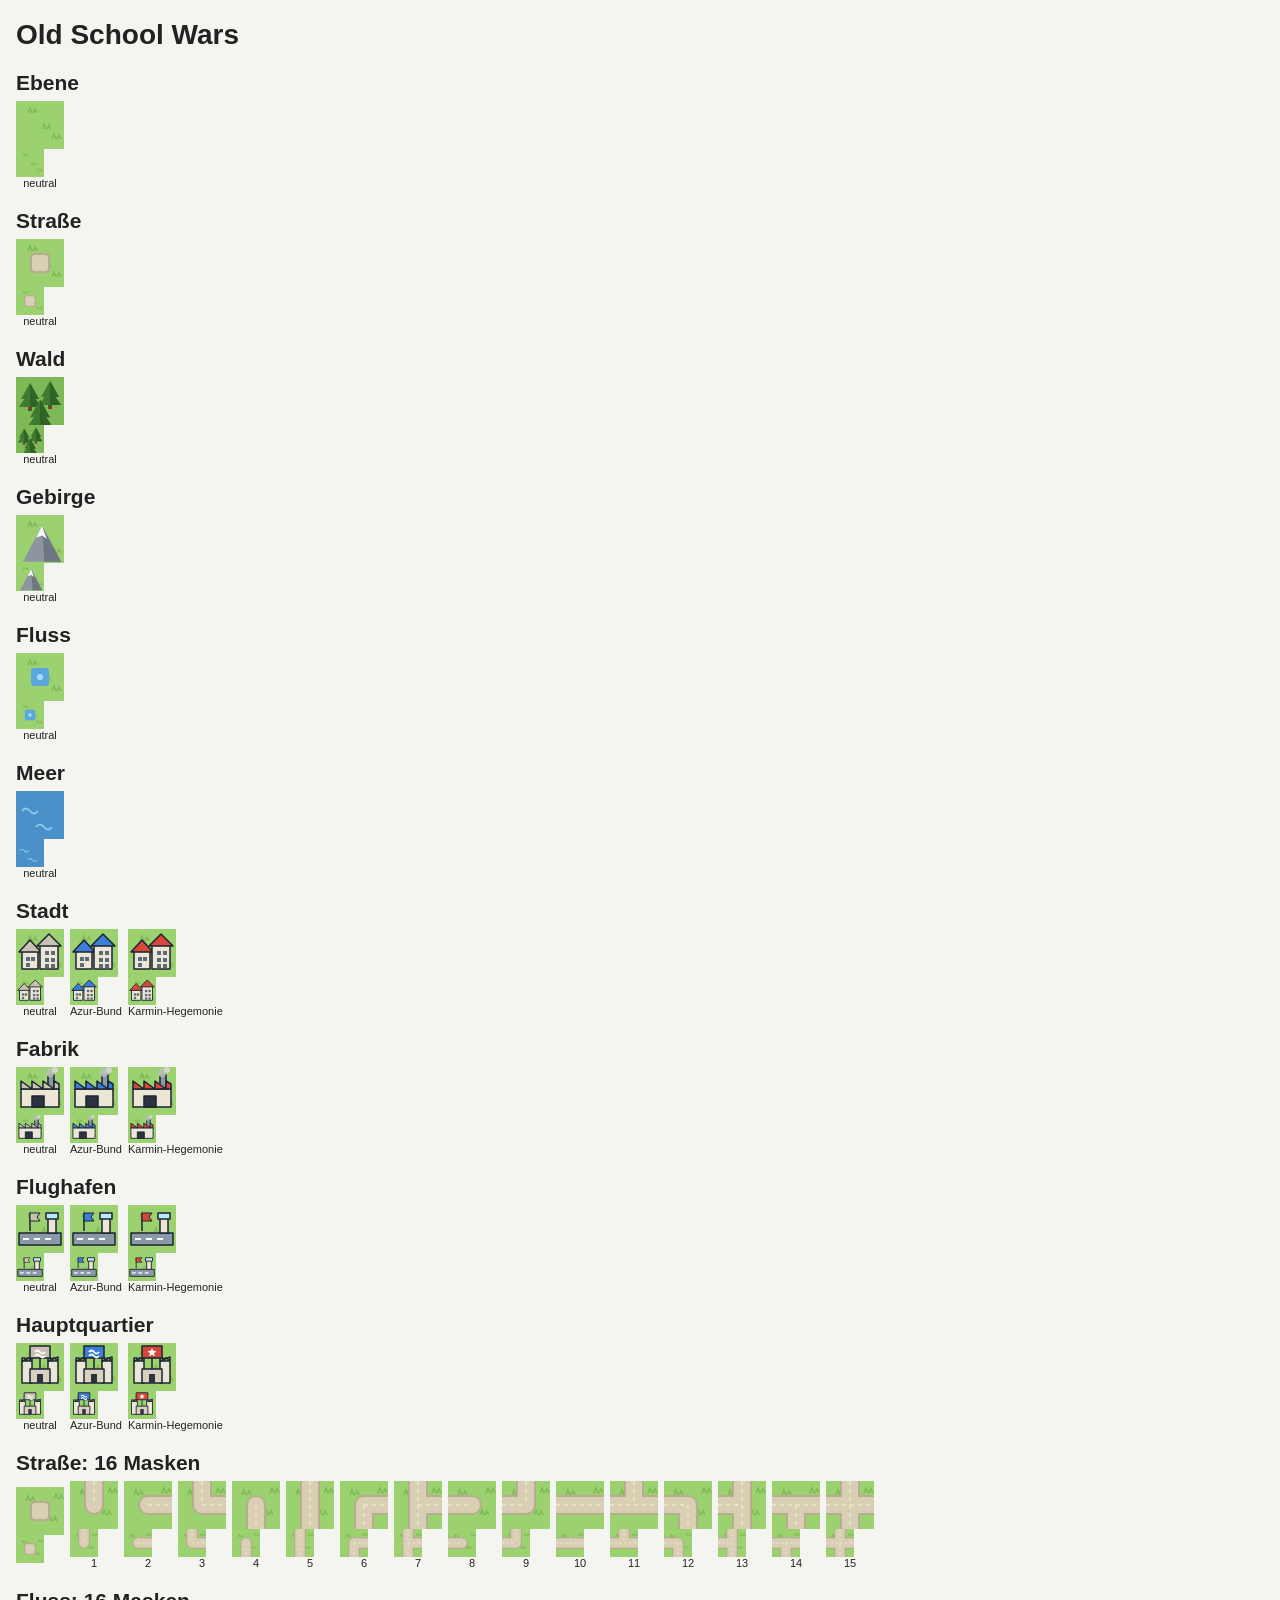
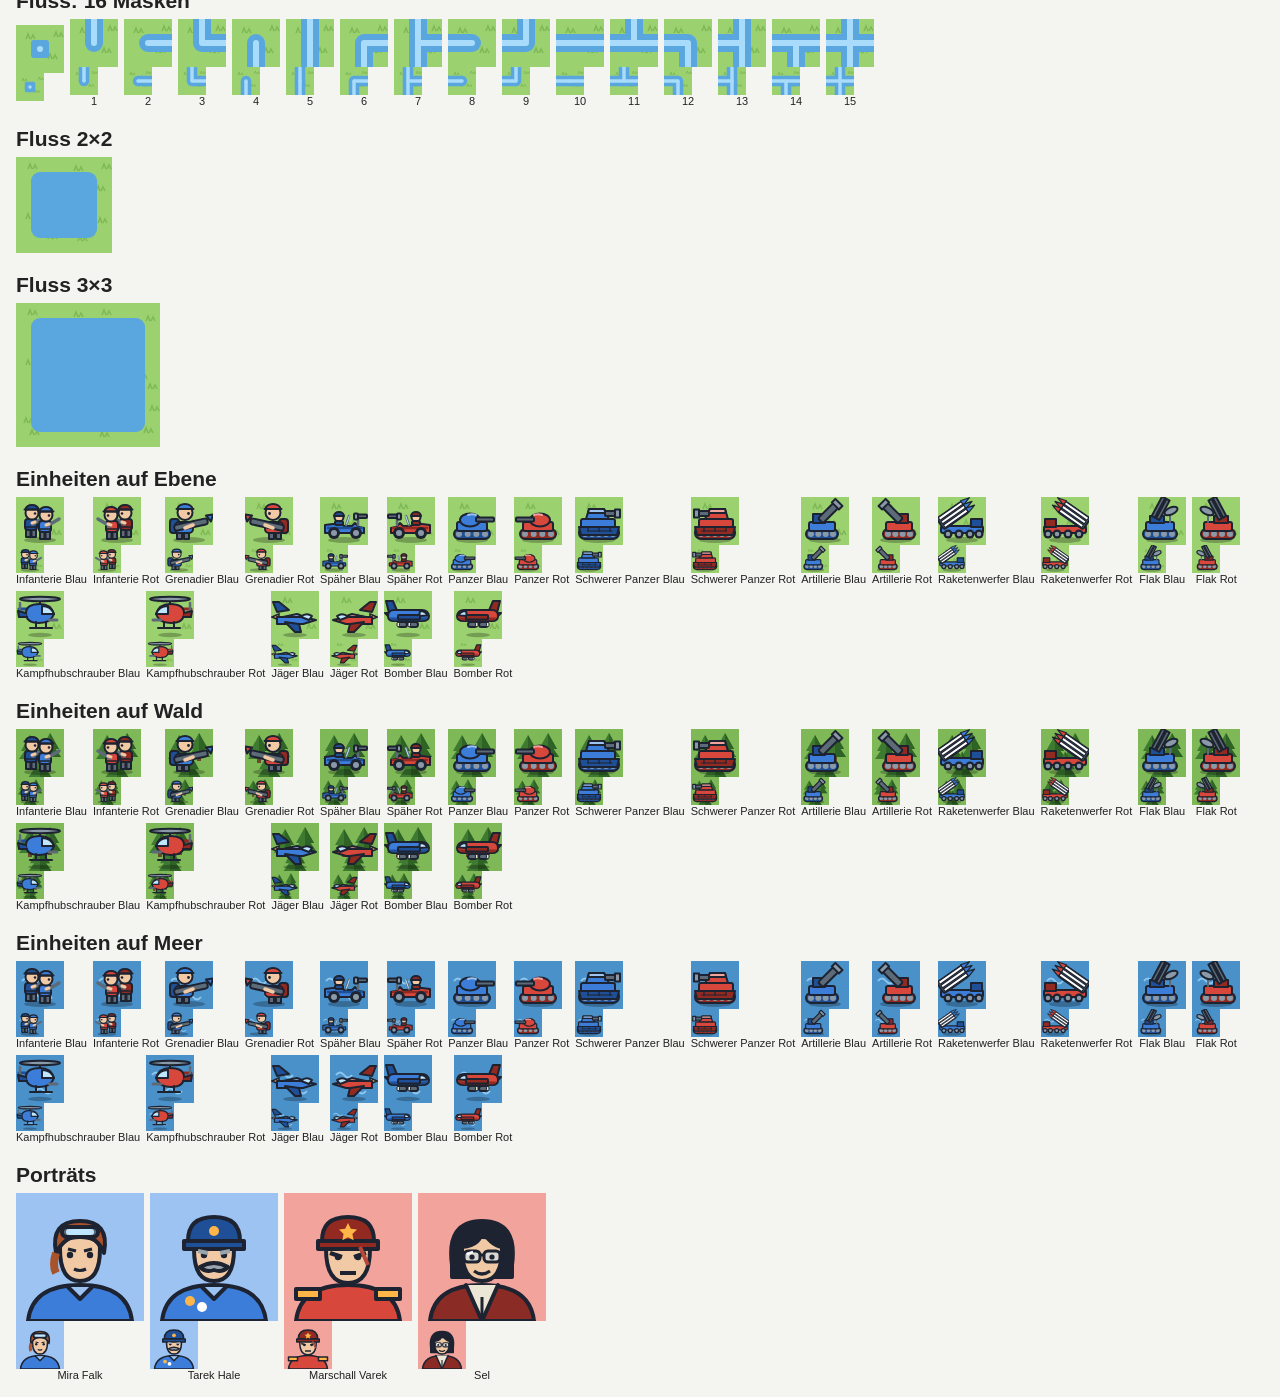
<file: game/icons-preview.html>
<!doctype html>
<html lang="de"><head><meta charset="utf-8"><title>Old School Wars</title>
<meta name="viewport" content="width=device-width,initial-scale=1">
<style>body{font:14px sans-serif;margin:16px;background:#f4f4f0;color:#222}h2{margin:20px 0 6px}
.row{display:flex;flex-wrap:wrap;gap:6px;align-items:center}.c{text-align:center;font-size:11px}svg{display:block}</style></head>
<body><h1>Old School Wars</h1><div id="out"></div>
<script src="js/data.js"></script><script src="js/icons.js"></script><script src="js/render.js"></script>
<script>
const out = document.getElementById('out');
const svg = (inner, px) => `<svg width="${px}" height="${px}" viewBox="0 0 48 48">${inner}</svg>`;
const cell = (inner, label) => `<div class="c">${svg(inner, 48)}${svg(inner, 28)}${label || ''}</div>`;
let h = '';
for (const t in AW.TERRAIN) {
  h += `<h2>${AW.TERRAIN[t].name}</h2><div class="row">`;
  const owners = AW.TERRAIN[t].property ? [null, 0, 1] : [null];
  for (const o of owners) h += cell(AW.icons.terrain(t, o, 1, 1, 0), o === null ? 'neutral' : AW.FACTIONS[o].name);
  h += '</div>';
}
for (const t of ['road', 'river']) {
  h += `<h2>${AW.TERRAIN[t].name}: 16 Masken</h2><div class="row">`;
  for (let m = 0; m < 16; m++) h += cell(AW.icons.terrain(t, null, 0, 0, m), m);
  h += '</div>';
}
for (const n of [2, 3]) {
  h += `<h2>Fluss ${n}×${n}</h2><div style="display:grid;grid-template-columns:repeat(${n},48px)">`;
  const st = { w: n + 2, h: n + 2, tiles: [] };
  for (let y = 0; y < st.h; y++) for (let x = 0; x < st.w; x++) st.tiles.push({ terrain: x && y && x <= n && y <= n ? 'river' : 'plain' });
  for (let y = 1; y <= n; y++) for (let x = 1; x <= n; x++) h += svg(AW.icons.terrain('river', null, x, y, AW.render.neighborMask(st, x, y, 'river')), 48);
  h += '</div>';
}
for (const g of ['plain', 'forest', 'sea']) {
  h += `<h2>Einheiten auf ${AW.TERRAIN[g].name}</h2><div class="row">`;
  for (const u in AW.UNITS) for (const o of [0, 1]) {
    const bg = AW.icons.terrain(g, null, 1, 1, 0);
    h += cell(bg + AW.icons.unit(u, o), AW.UNITS[u].name + ' ' + (o ? 'Rot' : 'Blau'));
  }
  h += '</div>';
}
h += '<h2>Porträts</h2><div class="row">';
for (const c in AW.COMMANDERS) {
  const p = AW.icons.portrait(c);
  h += `<div class="c"><svg width="128" height="128" viewBox="0 0 64 64">${p}</svg><svg width="48" height="48" viewBox="0 0 64 64">${p}</svg>${AW.COMMANDERS[c].name}</div>`;
}
h += '</div>';
out.innerHTML = h;
</script></body></html>
</file>
<file: game/css/style.css>
:root {
  --t: clamp(28px, 6vw, 56px); --gut: 16px;
  --bg: #f1f3f6; --fg: #1d2330; --panel: #ffffff; --line: #d5dae2; --accent: #f2c14e; --muted: #5d6b78;
}
@media (prefers-color-scheme: dark) {
  :root { --bg: #1b1f24; --fg: #e8ecf1; --panel: #262c33; --line: #3a424b; --muted: #9aa7b4; }
}
* { box-sizing: border-box; }
body { margin: 0; background: var(--bg); color: var(--fg); font-family: system-ui, sans-serif; }
button { background: var(--accent); color: #222; border: 0; border-radius: 6px; padding: 8px 14px; font: inherit; font-weight: 600; cursor: pointer; }
button:disabled { opacity: .4; cursor: default; }
button.ghost { background: var(--line); color: var(--fg); }

#app { display: flex; flex-direction: column; gap: 8px; padding: 8px; max-width: 100vw; }
@media (min-width: 900px) { :root { --gut: 304px; } #app { flex-direction: row; align-items: flex-start; justify-content: center; } }

#boardWrap { overflow-x: auto; max-width: 100%; border-radius: 6px; background: var(--panel); }
#board { position: relative; width: calc(var(--t) * var(--w)); height: calc(var(--t) * var(--h)); user-select: none; }
#tiles { display: grid; grid-template-columns: repeat(var(--w), var(--t)); grid-auto-rows: var(--t); }
.tile { position: relative; width: var(--t); height: var(--t); cursor: pointer; }
.tile > svg { width: 100%; height: 100%; display: block; }
.tile::after { content: ""; position: absolute; inset: 0; pointer-events: none; }
.tile.reach::after { background: rgba(60, 140, 255, .38); }
.tile.atk::after { background: rgba(230, 50, 50, .45); }
.tile.path::after { background: rgba(255, 255, 255, .5); }
.tile.sel::after { outline: 3px solid var(--accent); outline-offset: -3px; }
.tile .cp { position: absolute; left: 1px; top: 1px; min-width: 40%; height: 40%; border-radius: 50%; background: #fff; color: #1d2330; font-size: calc(var(--t) * .28); font-weight: 700; display: flex; align-items: center; justify-content: center; pointer-events: none; }

#units { position: absolute; inset: 0; pointer-events: none; }
.unit { position: absolute; width: var(--t); height: var(--t); left: calc(var(--t) * var(--x)); top: calc(var(--t) * var(--y)); transition: left 60ms linear, top 60ms linear; }
.unit svg { width: 100%; height: 100%; display: block; }
.unit.done svg { filter: grayscale(.6) brightness(.8); }
.unit.flash svg { filter: brightness(4) saturate(0); }
.unit .hp { position: absolute; right: 0; bottom: 0; min-width: 38%; height: 38%; border-radius: 50%; background: #1d2330; color: #fff; font-size: calc(var(--t) * .26); font-weight: 700; display: flex; align-items: center; justify-content: center; }
.float { position: absolute; width: var(--t); text-align: center; font-weight: 800; font-size: calc(var(--t) * .4); color: #fff; text-shadow: 0 0 3px #000, 0 0 3px #000; animation: floatUp 900ms ease-out forwards; }
.float.counter { color: #ffb547; }
@keyframes floatUp { from { transform: translateY(0); opacity: 1; } to { transform: translateY(calc(var(--t) * -.9)); opacity: 0; } }

#side { background: var(--panel); border-radius: 6px; padding: 10px; width: 100%; max-width: 100%; display: flex; flex-direction: column; gap: 8px; }
@media (min-width: 900px) { #side { width: 280px; flex: none; } }
#hud { display: flex; align-items: center; gap: 10px; }
#portrait { width: 64px; height: 64px; flex: none; border-radius: 6px; background: var(--line); }
#hud .meta { flex: 1; font-size: 14px; line-height: 1.35; }
#who { font-weight: 700; }
#charge { height: 10px; background: var(--line); border-radius: 5px; overflow: hidden; }
#charge i { display: block; height: 100%; width: 0; background: var(--accent); }
#charge.ready i { background: #5ac45a; }
#row { display: flex; gap: 8px; flex-wrap: wrap; }
#info { font-size: 14px; line-height: 1.4; color: var(--fg); }
#info small { color: var(--muted); }
#menu { display: flex; flex-wrap: wrap; gap: 6px; }
#menu button { flex: 1 1 40%; }
#menu.build { flex-direction: column; }
#menu.build button { text-align: left; display: flex; justify-content: space-between; }

#overlay { position: fixed; inset: 0; background: rgba(0, 0, 0, .6); display: none; align-items: center; justify-content: center; z-index: 10; }
#overlay.show { display: flex; }
#overlay .box { background: var(--panel); padding: 24px 32px; border-radius: 10px; text-align: center; }
#overlay h2 { margin: 0 0 12px; }

#goal { font-size: 12px; color: var(--muted); }
#overlay .list { display: flex; gap: 8px; justify-content: center; }
#screen { position: fixed; inset: 0; background: var(--bg); display: none; overflow-y: auto; z-index: 20; }
#screen.show { display: block; }
#screen .page { max-width: 640px; margin: 0 auto; padding: 24px 16px; }
#screen h1 { margin: 24px 0 0; font-size: 40px; text-align: center; }
#screen .sub { color: var(--muted); text-align: center; margin: 4px 0 16px; }
#screen .list { display: flex; flex-direction: column; gap: 8px; margin-top: 16px; }
#screen .list button { text-align: left; display: flex; justify-content: space-between; align-items: center; gap: 8px; padding: 12px 14px; }
#screen .list.two button { flex-direction: column; align-items: flex-start; }
#screen .list button small { font-weight: 400; opacity: .8; }
#screen .form { display: flex; flex-direction: column; gap: 10px; }
#screen label { display: flex; flex-direction: column; gap: 4px; font-size: 14px; color: var(--muted); }
#screen select { font: inherit; padding: 8px; border-radius: 6px; border: 1px solid var(--line); background: var(--panel); color: var(--fg); }
#screen .dialog { display: flex; gap: 14px; align-items: flex-start; background: var(--panel); padding: 16px; border-radius: 10px; margin-top: 24px; }
#screen .dialog p { margin: 6px 0 0; line-height: 1.5; }
#screen .pic { width: 72px; height: 72px; flex: none; border-radius: 6px; background: var(--line); }
#screen .text p { line-height: 1.5; }
#screen .scroll { overflow-x: auto; }
table.dmg { border-collapse: collapse; font-size: 11px; text-align: center; }
table.dmg th, table.dmg td { padding: 3px 4px; border: 1px solid var(--line); min-width: 28px; }
table.dmg th { background: var(--panel); text-align: left; white-space: nowrap; }
table.dmg td.none { color: var(--muted); }
#boardWrap { touch-action: pan-x pan-y; -webkit-touch-callout: none; }
#row button { flex: 1 1 auto; }
#app, #side { min-width: 0; }
</file>
